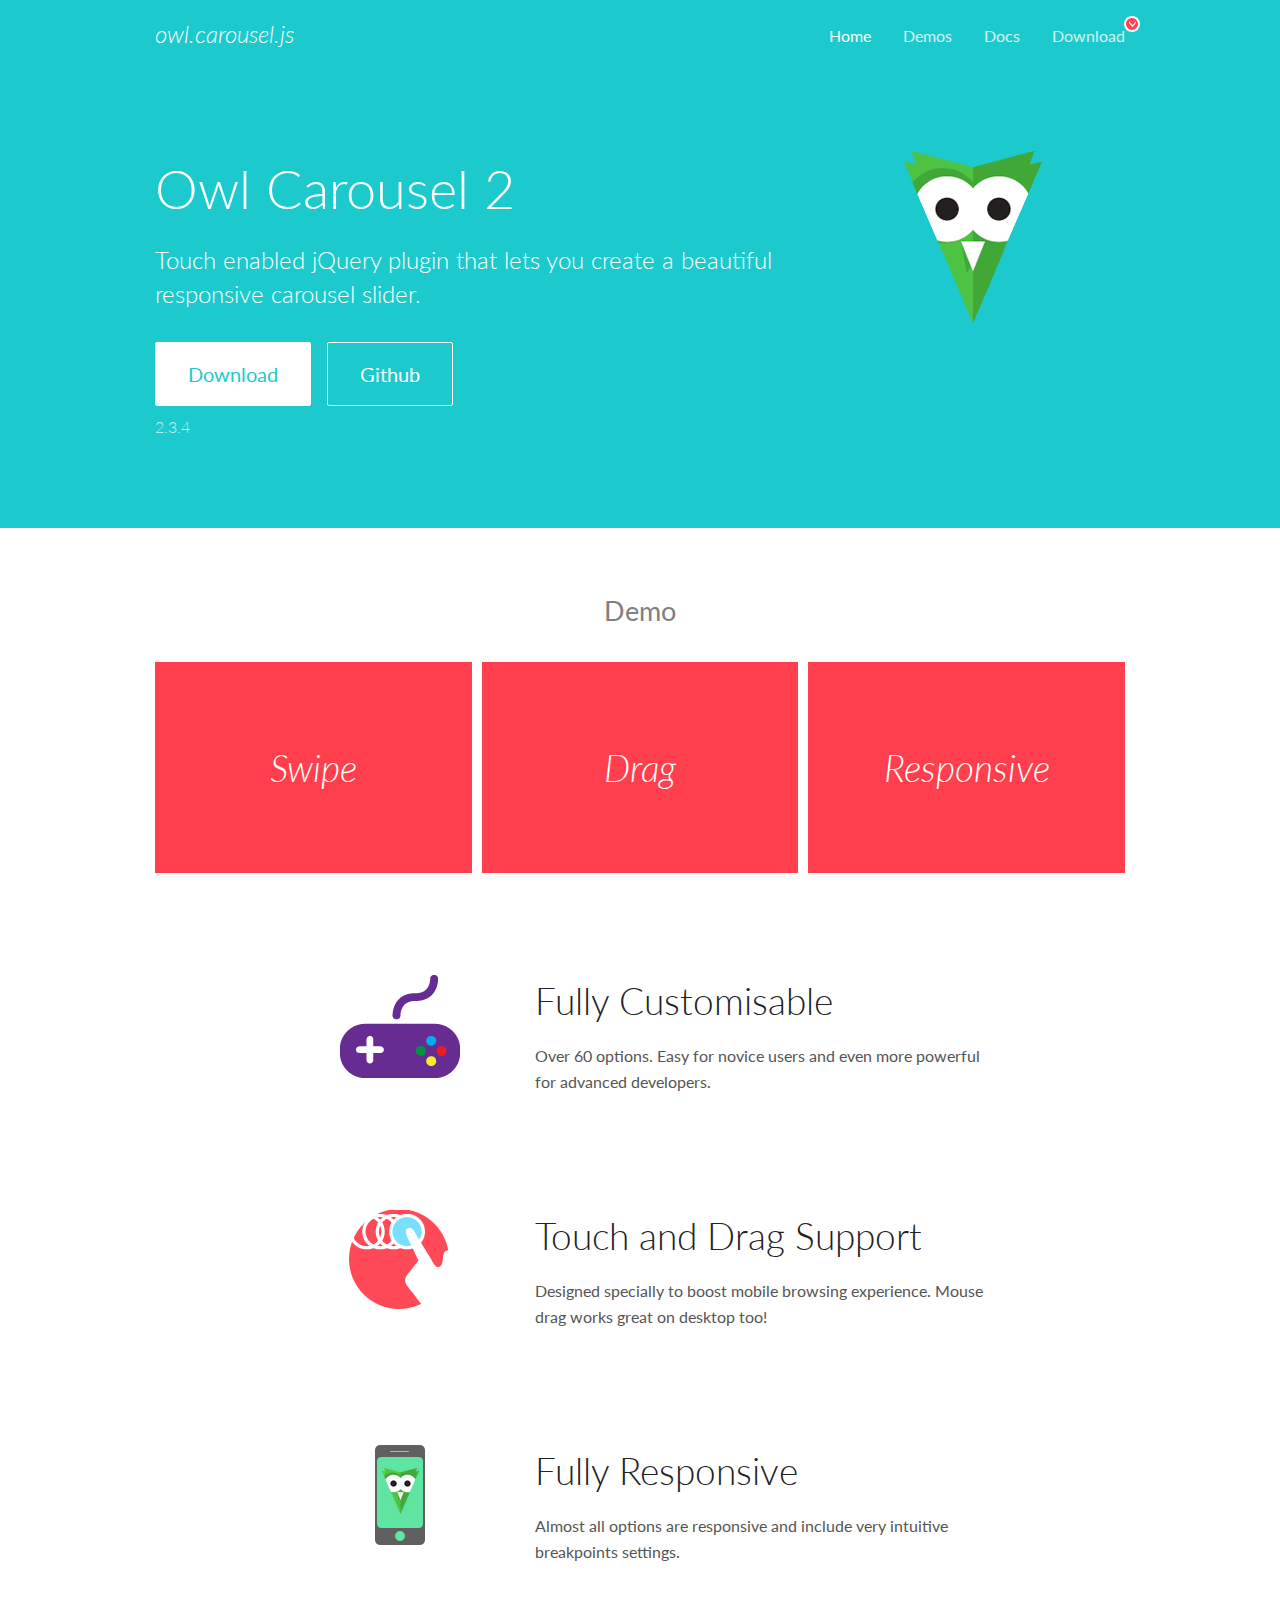
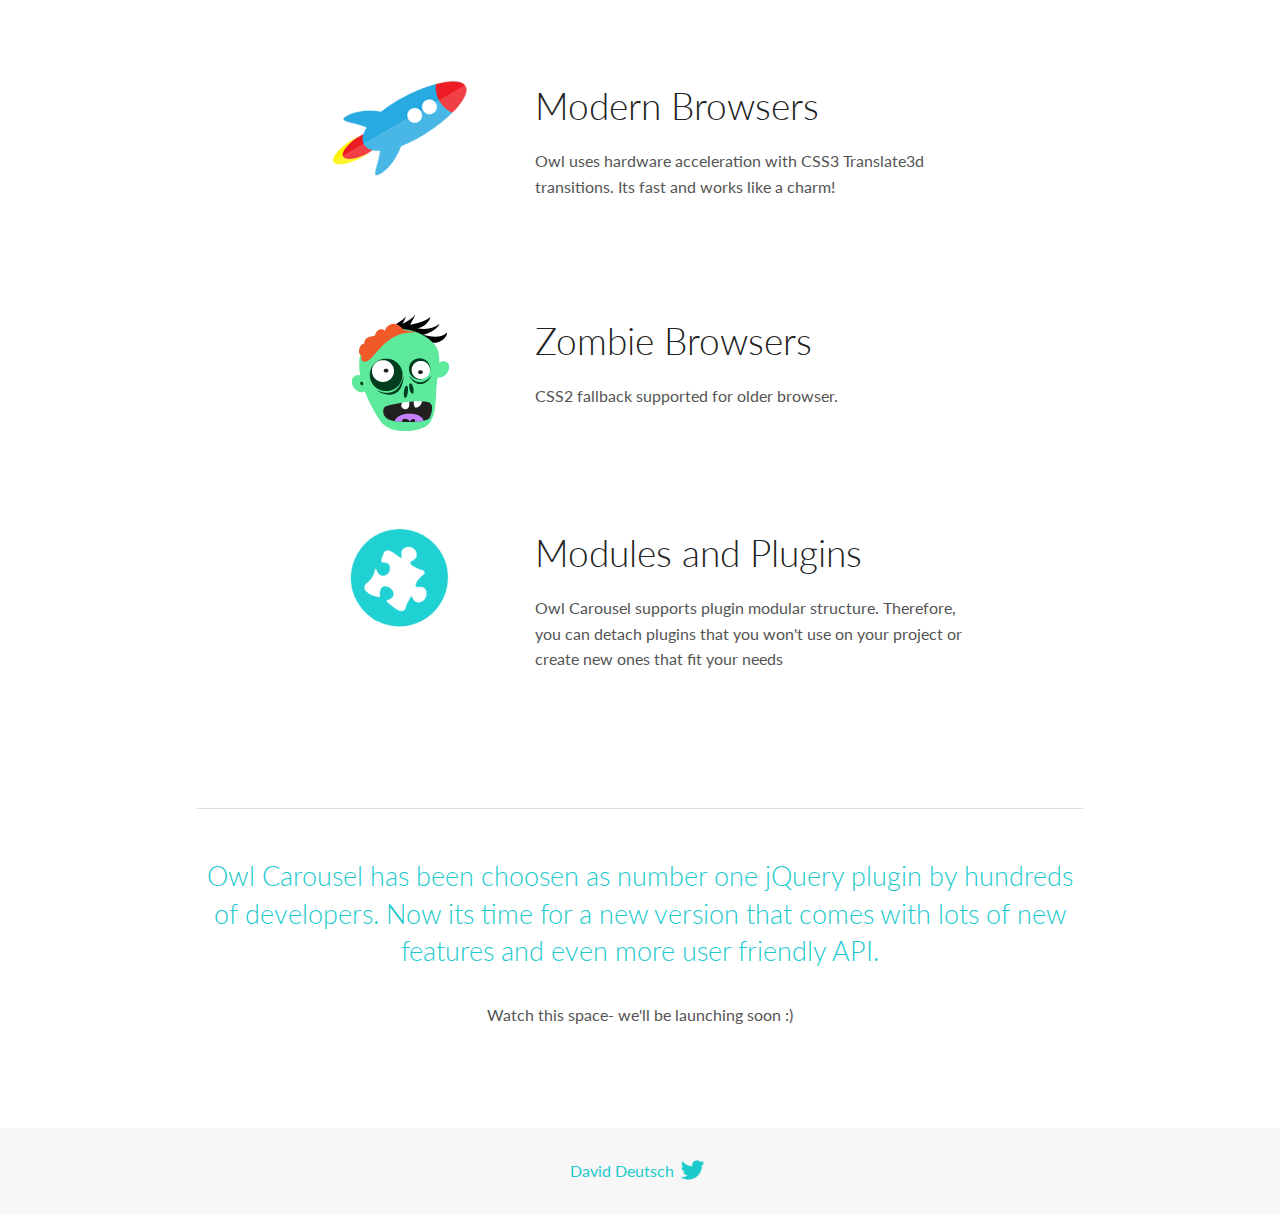
<file: staticfiles/js/OwlCarousel2/docs/index.html>
<!DOCTYPE html>
<html lang="en">
  <head>

    <!-- head -->
    <meta charset="utf-8">
    <meta name="msapplication-tap-highlight" content="no" />
    <meta name="viewport" content="width=device-width, initial-scale=1.0" />
    <meta name="description" content="Touch enabled jQuery plugin that lets you create beautiful responsive carousel slider.">
    <meta name="author" content="David Deutsch">
    <title>
      Home | Owl Carousel | 2.3.4
    </title>

    <!-- Stylesheets -->
    <link href='https://fonts.googleapis.com/css?family=Lato:300,400,700,400italic,300italic' rel='stylesheet' type='text/css'>
    <link rel="stylesheet" href="assets/css/docs.theme.min.css">

    <!-- Owl Stylesheets -->
    <link rel="stylesheet" href="assets/owlcarousel/assets/owl.carousel.min.css">
    <link rel="stylesheet" href="assets/owlcarousel/assets/owl.theme.default.min.css">

    <!-- HTML5 shim and Respond.js IE8 support of HTML5 elements and media queries -->

    <!--[if lt IE 9]>
      <script src="https://oss.maxcdn.com/libs/html5shiv/3.7.0/html5shiv.js"></script>
      <script src="https://oss.maxcdn.com/libs/respond.js/1.3.0/respond.min.js"></script>
    <![endif]-->

    <!-- Favicons -->
    <link rel="apple-touch-icon-precomposed" sizes="144x144" href="assets/ico/apple-touch-icon-144-precomposed.png">
    <link rel="shortcut icon" href="assets/ico/favicon.png">
    <link rel="shortcut icon" href="favicon.ico">

    <!-- Yeah i know js should not be in header. Its required for demos.-->

    <!-- javascript -->
    <script src="assets/vendors/jquery.min.js"></script>
    <script src="assets/owlcarousel/owl.carousel.js"></script>
  </head>
  <body>

    <!-- header -->
    <header class="header">
      <div class="row">
        <div class="large-12 columns">
          <div class="brand left">
            <h3>
              <a href="/OwlCarousel2/">owl.carousel.js</a> 
            </h3>
          </div>
          <a id="toggle-nav" class="right">
            <span></span> <span></span> <span></span> 
          </a> 
          <div class="nav-bar">
            <ul class="clearfix">
              <li class="active">
                <a href="/OwlCarousel2/index.html">Home</a> 
              </li>
              <li> <a href="/OwlCarousel2/demos/demos.html">Demos</a>  </li>
              <li> <a href="/OwlCarousel2/docs/started-welcome.html">Docs</a>  </li>
              <li>
                <a href="https://github.com/OwlCarousel2/OwlCarousel2/archive/2.3.4.zip">Download</a> 
                <span class="download"></span> 
              </li>
            </ul>
          </div>
        </div>
      </div>
    </header>

    <!-- home panel -->
    <section id="hero">
      <div class="row">
        <div class="large-8 medium-8 columns">
          <h1>Owl Carousel 2</h1>
          <h4>Touch enabled jQuery plugin that lets you create a beautiful responsive carousel slider.</h4>
          <a href="https://github.com/OwlCarousel2/OwlCarousel2/archive/2.3.4.zip" class="hero-button">Download</a> 
          <a href="https://github.com/OwlCarousel2/OwlCarousel2" class="hero-button outline">Github</a> 
          <p>2.3.4</p>
        </div>
        <div class="large-4 medium-4 columns">
          <img class="owl-logo" src="assets/img/owl-logo.png" alt="mr. Owl">
        </div>
      </div>
    </section>

    <!-- body -->
    <div class="home-demo">
      <div class="row">
        <div class="large-12 columns">
          <h3>Demo</h3>
          <div class="owl-carousel">
            <div class="item">
              <h2>Swipe</h2>
            </div>
            <div class="item">
              <h2>Drag</h2>
            </div>
            <div class="item">
              <h2>Responsive</h2>
            </div>
            <div class="item">
              <h2>CSS3</h2>
            </div>
            <div class="item">
              <h2>Fast</h2>
            </div>
            <div class="item">
              <h2>Easy</h2>
            </div>
            <div class="item">
              <h2>Free</h2>
            </div>
            <div class="item">
              <h2>Upgradable</h2>
            </div>
            <div class="item">
              <h2>Tons of options</h2>
            </div>
            <div class="item">
              <h2>Infinity</h2>
            </div>
            <div class="item">
              <h2>Auto Width</h2>
            </div>
          </div>
        </div>
      </div>
    </div>
    <script>
      var owl = $('.owl-carousel');
      owl.owlCarousel({
        margin: 10,
        loop: true,
        responsive: {
          0: {
            items: 1
          },
          600: {
            items: 2
          },
          1000: {
            items: 3
          }
        }
      })
    </script>

    <!-- features -->
    <div id="features">
      <div class="row">
        <div class="small-12 medium-9 small-centered columns">
          <section class="row feature">
            <div class="medium-4 small-12 columns">
              <img src="assets/img/feature-options.png" alt="">
            </div>
            <div class="medium-8 small-12 columns">
              <h2>Fully Customisable</h2>
              <p>Over 60 options. Easy for novice users and even more powerful for advanced developers.</p>
            </div>
          </section>
          <section class="row feature">
            <div class="medium-4 small-12 columns">
              <img src="assets/img/feature-drag.png" alt="">
            </div>
            <div class="medium-8 small-12 columns">
              <h2>Touch and Drag Support</h2>
              <p>Designed specially to boost mobile browsing experience. Mouse drag works great on desktop too!</p>
            </div>
          </section>
          <section class="row feature">
            <div class="medium-4 small-12 columns">
              <img src="assets/img/feature-responsive.png" alt="">
            </div>
            <div class="medium-8 small-12 columns">
              <h2>Fully Responsive</h2>
              <p>Almost all options are responsive and include very intuitive breakpoints settings.</p>
            </div>
          </section>
          <section class="row feature">
            <div class="medium-4 small-12 columns">
              <img src="assets/img/feature-modern.png" alt="">
            </div>
            <div class="medium-8 small-12 columns">
              <h2>Modern Browsers</h2>
              <p>Owl uses hardware acceleration with CSS3 Translate3d transitions. Its fast and works like a charm! </p>
            </div>
          </section>
          <section class="row feature">
            <div class="medium-4 small-12 columns">
              <img src="assets/img/feature-zombie.png" alt="">
            </div>
            <div class="medium-8 small-12 columns">
              <h2>Zombie Browsers</h2>
              <p>CSS2 fallback supported for older browser.</p>
            </div>
          </section>
          <section class="row feature">
            <div class="medium-4 small-12 columns">
              <img src="assets/img/feature-module.png" alt="">
            </div>
            <div class="medium-8 small-12 columns">
              <h2>Modules and Plugins</h2>
              <p>Owl Carousel supports plugin modular structure. Therefore, you can detach plugins that you won&#x27;t use on your project or create new ones that fit your needs</p>
            </div>
          </section>
        </div>
      </div>
    </div>

    <!-- footer -->
    <section id="teaser-text">
      <div class="row">
        <div class="small-12 medium-11 small-centered columns">
          <hr>
          <h3 id="owl-carousel-has-been-choosen-as-number-one-jquery-plugin-by-hundreds-of-developers-now-its-time-for-a-new-version-that-comes-with-lots-of-new-features-and-even-more-user-friendly-api-">Owl Carousel has been choosen as number one jQuery plugin by hundreds of developers. Now its time for a new version that comes with lots of new features and even more user friendly API.</h3>
          <p>Watch this space- we&#39;ll be launching soon :)</p>
        </div>
      </div>
    </section>

    <!-- footer -->
    <footer class="footer">
      <div class="row">
        <div class="large-12 columns">
          <h5>
            <a href="/OwlCarousel2/docs/support-contact.html">David Deutsch</a> 
            <a id="custom-tweet-button" href="https://twitter.com/share?url=https://github.com/OwlCarousel2/OwlCarousel2&text=Owl Carousel - This is so awesome! " target="_blank"></a> 
          </h5>
        </div>
      </div>
    </footer>

    <!-- vendors -->
    <script src="assets/vendors/highlight.js"></script>
    <script src="assets/js/app.js"></script>
  </body>
</html>
</file>
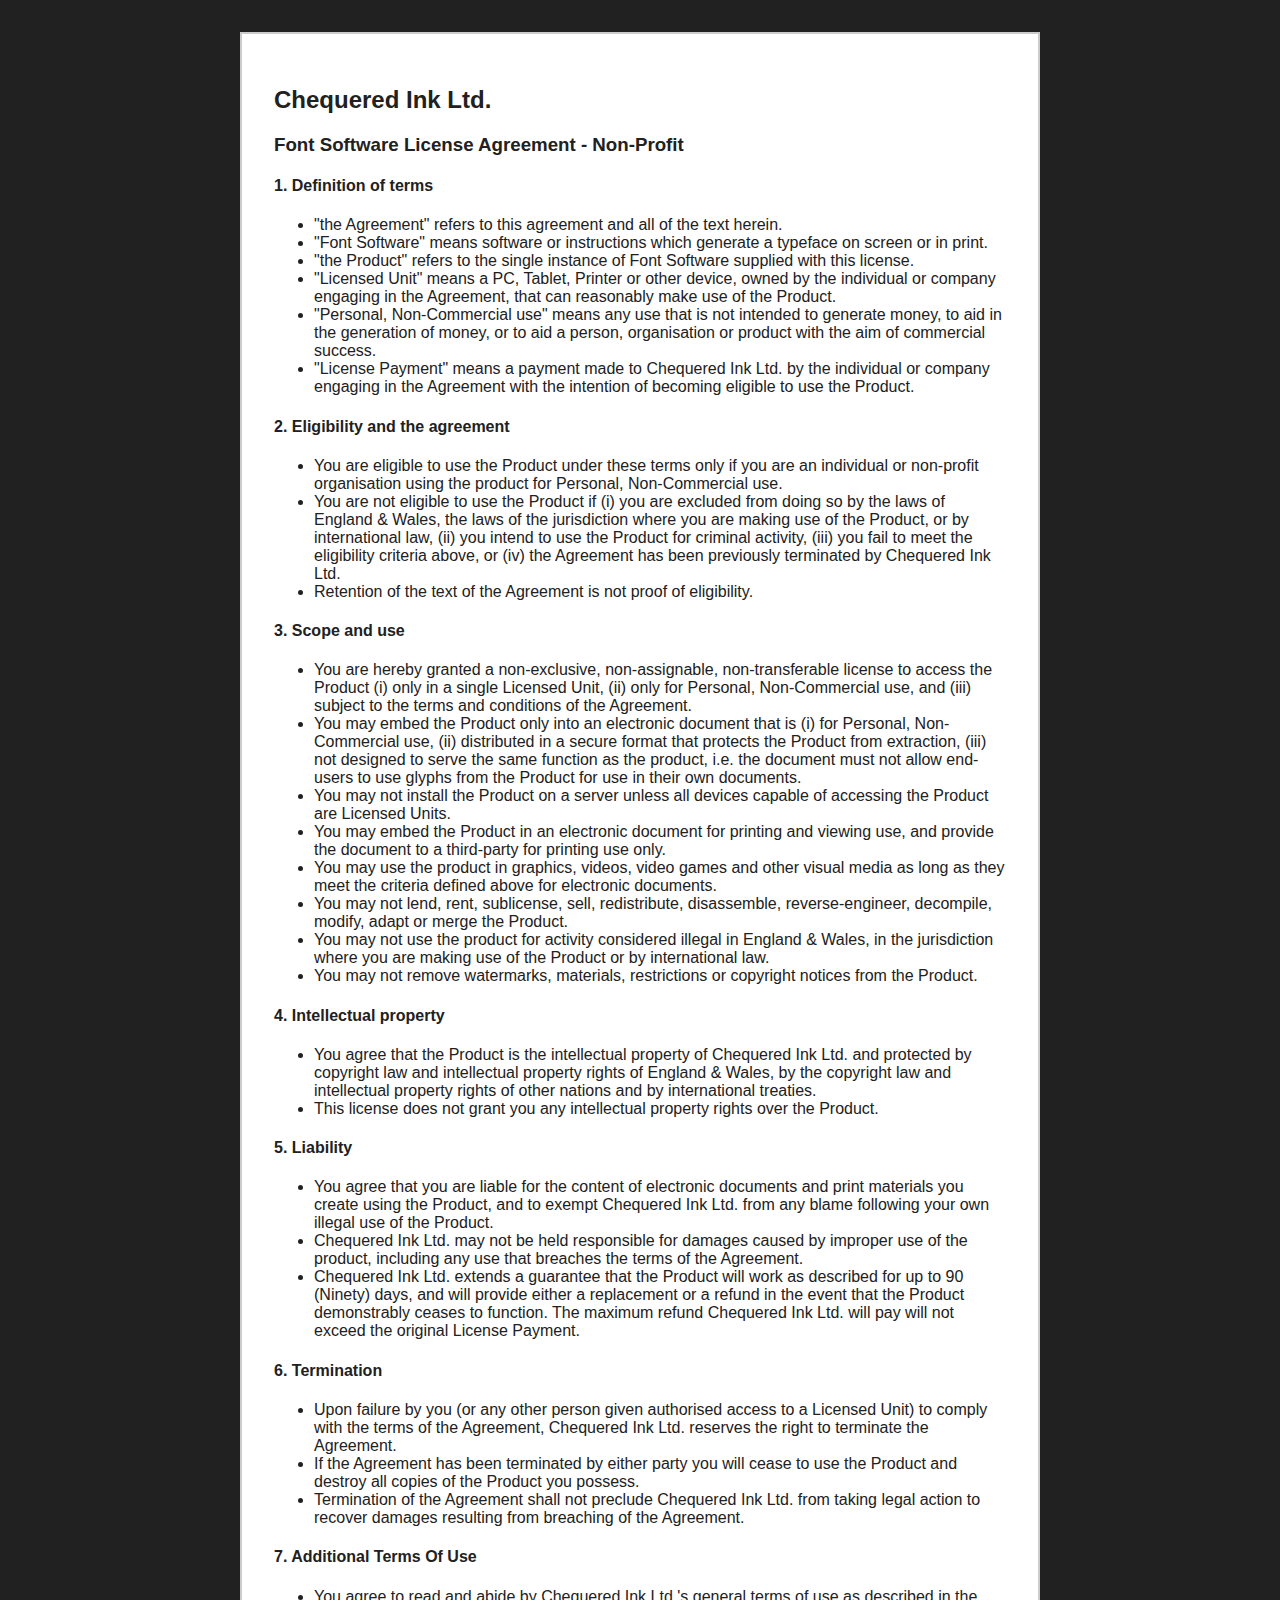
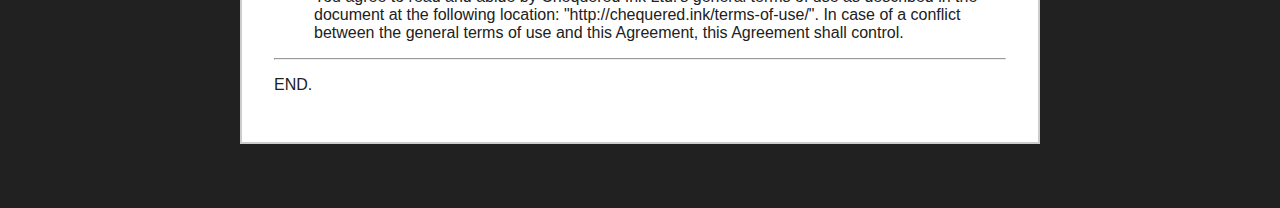
<file: staticfiles/fonts/Ancient-Modern-Tales/misc/FSLA_NonCommercial-04e2.html>
<!DOCTYPE html>
<html>
<head>
<title>Font Software License Agreement - Non-Commercial</title>
<style type="text/css">
body {
background-color:#212121;
}
.main_content {
background-color:#FFFFFF;
border:2px solid #CCCCCC;
color:#212121;
font-family:Helvetica,Verdana,Arial,sans-serif;
padding:32px;
margin-top:32px;
margin-left:auto;
margin-right:auto;
margin-bottom:64px;
width:800px;
max-width:100%;
box-sizing:border-box;
-moz-box-sizing:border-box;
-webkit-box-sizing:border-box;
}
</style>
</head>
<body>
<div class="main_content">
<h2 class="c2" id="h.t000p8tk6rsx"><span class="c9">Chequered Ink Ltd.</span></h2><h3 class="c20" id="h.a1tg4vqffobk"><span class="c1">Font Software License Agreement - Non-Profit</span></h3><p class="c5 c17"><span class="c1"></span></p><h4 class="c13" id="h.ys1ekgtmq1zj"><span class="c7 c14">1. Definition of terms</span></h4><ul class="c10 lst-kix_wasslddc7hxs-0 start"><li class="c4"><span class="c3">&quot;the Agreement&quot; refers to this agreement and all of the text herein.</span></li><li class="c4"><span class="c3">&quot;Font Software&quot; means software or instructions which generate a typeface on screen or in print.</span></li><li class="c4"><span class="c3">&quot;the Product&quot; refers to the single instance of Font Software supplied with this license.</span></li><li class="c4"><span class="c3">&quot;Licensed Unit&quot; means a PC, Tablet, Printer or other device, owned by the individual or company engaging in the Agreement, that can reasonably make use of the Product.</span></li><li class="c4"><span class="c3">&quot;Personal, Non-Commercial use&quot; means any use that is not intended to generate money, to aid in the generation of money, or to aid a person, organisation or product with the aim of commercial success.</span></li><li class="c4"><span class="c3">&quot;License Payment&quot; means a payment made to Chequered Ink Ltd. by the individual or company engaging in the Agreement with the intention of becoming eligible to use the Product.</span></li></ul><h4 class="c13" id="h.qrfd7ja48ibv"><span class="c7 c14">2. Eligibility and the agreement</span></h4><ul class="c10 lst-kix_yxnubbanjuqc-0 start"><li class="c4"><span class="c3">You are eligible to use the Product under these terms only if you are an individual or non-profit organisation using the product for Personal, Non-Commercial use.</span></li><li class="c4"><span class="c3">You are not eligible to use the Product if (i) you are excluded from doing so by the laws of England &amp; Wales, the laws of the jurisdiction where you are making use of the Product, or by international law, (ii) you intend to use the Product for criminal activity, (iii) you fail to meet the eligibility criteria above, or (iv) the Agreement has been previously terminated by Chequered Ink Ltd.</span></li><li class="c4"><span class="c3">Retention of the text of the Agreement is not proof of eligibility.</span></li></ul><h4 class="c13" id="h.hi9i2icx8jhr"><span class="c7 c14">3. Scope and use</span></h4><ul class="c10 lst-kix_6sli0pwueg6x-0 start"><li class="c4"><span class="c3">You are hereby granted a non-exclusive, non-assignable, non-transferable license to access the Product (i) only in a single Licensed Unit, (ii) only for Personal, Non-Commercial use, and (iii) subject to the terms and conditions of the Agreement.</span></li><li class="c4"><span class="c3">You may embed the Product only into an electronic document that is (i) for Personal, Non-Commercial use, (ii) distributed in a secure format that protects the Product from extraction, (iii) not designed to serve the same function as the product, i.e. the document must not allow end-users to use glyphs from the Product for use in their own documents.</span></li><li class="c4"><span class="c3">You may not install the Product on a server unless all devices capable of accessing the Product are Licensed Units.</span></li><li class="c4"><span class="c3">You may embed the Product in an electronic document for printing and viewing use, and provide the document to a third-party for printing use only.</span></li><li class="c4"><span class="c3">You may use the product in graphics, videos, video games and other visual media as long as they meet the criteria defined above for electronic documents.</span></li><li class="c4"><span class="c3">You may not lend, rent, sublicense, sell, redistribute, disassemble, reverse-engineer, decompile, modify, adapt or merge the Product.</span></li><li class="c4"><span class="c3">You may not use the product for activity considered illegal in England &amp; Wales, in the jurisdiction where you are making use of the Product or by international law.</span></li><li class="c4"><span class="c3">You may not remove watermarks, materials, restrictions or copyright notices from the Product.</span></li></ul><h4 class="c13" id="h.sgkoviavarnu"><span class="c7 c14">4. Intellectual property</span></h4><ul class="c10 lst-kix_g67b0pwc4toq-0 start"><li class="c4"><span class="c3">You agree that the Product is the intellectual property of Chequered Ink Ltd. and protected by copyright law and intellectual property rights of England &amp; Wales, by the copyright law and intellectual property rights of other nations and by international treaties.</span></li><li class="c4"><span class="c3">This license does not grant you any intellectual property rights over the Product.</span></li></ul><h4 class="c13" id="h.rzggirh182g5"><span class="c7 c14">5. Liability</span></h4><ul class="c10 lst-kix_j3qofc4yuv71-0 start"><li class="c4"><span class="c3">You agree that you are liable for the content of electronic documents and print materials you create using the Product, and to exempt Chequered Ink Ltd. from any blame following your own illegal use of the Product.</span></li><li class="c4"><span class="c3">Chequered Ink Ltd. may not be held responsible for damages caused by improper use of the product, including any use that breaches the terms of the Agreement.</span></li><li class="c4"><span class="c3">Chequered Ink Ltd. extends a guarantee that the Product will work as described for up to 90 (Ninety) days, and will provide either a replacement or a refund in the event that the Product demonstrably ceases to function. The maximum refund Chequered Ink Ltd. will pay will not exceed the original License Payment.</span></li></ul><h4 class="c13" id="h.hv79dvgr5k06"><span class="c7 c14">6. Termination</span></h4><ul class="c10 lst-kix_afelvycmgyc7-0 start"><li class="c4"><span class="c3">Upon failure by you (or any other person given authorised access to a Licensed Unit) to comply with the terms of the Agreement, Chequered Ink Ltd. reserves the right to terminate the Agreement.</span></li><li class="c4"><span class="c3">If the Agreement has been terminated by either party you will cease to use the Product and destroy all copies of the Product you possess.</span></li><li class="c4"><span class="c3">Termination of the Agreement shall not preclude Chequered Ink Ltd. from taking legal action to recover damages resulting from breaching of the Agreement.</span></li></ul><h4 class="c13" id="h.fbouz9ebikh1"><span class="c7 c14">7. Additional Terms Of Use</span></h4><ul class="c10 lst-kix_bhlo8obkt3wd-0 start"><li class="c4"><span class="c3">You agree to read and abide by Chequered Ink Ltd.&#39;s general terms of use as described in the document at the following location: &quot;http://chequered.ink/terms-of-use/&quot;. In case of a conflict between the general terms of use and this Agreement, this Agreement shall control.</span></li></ul><hr><p class="c5 c17"><span class="c3"></span></p><p class="c5"><span class="c3">END.</span></p>
</div>
</body>
</html>
</file>
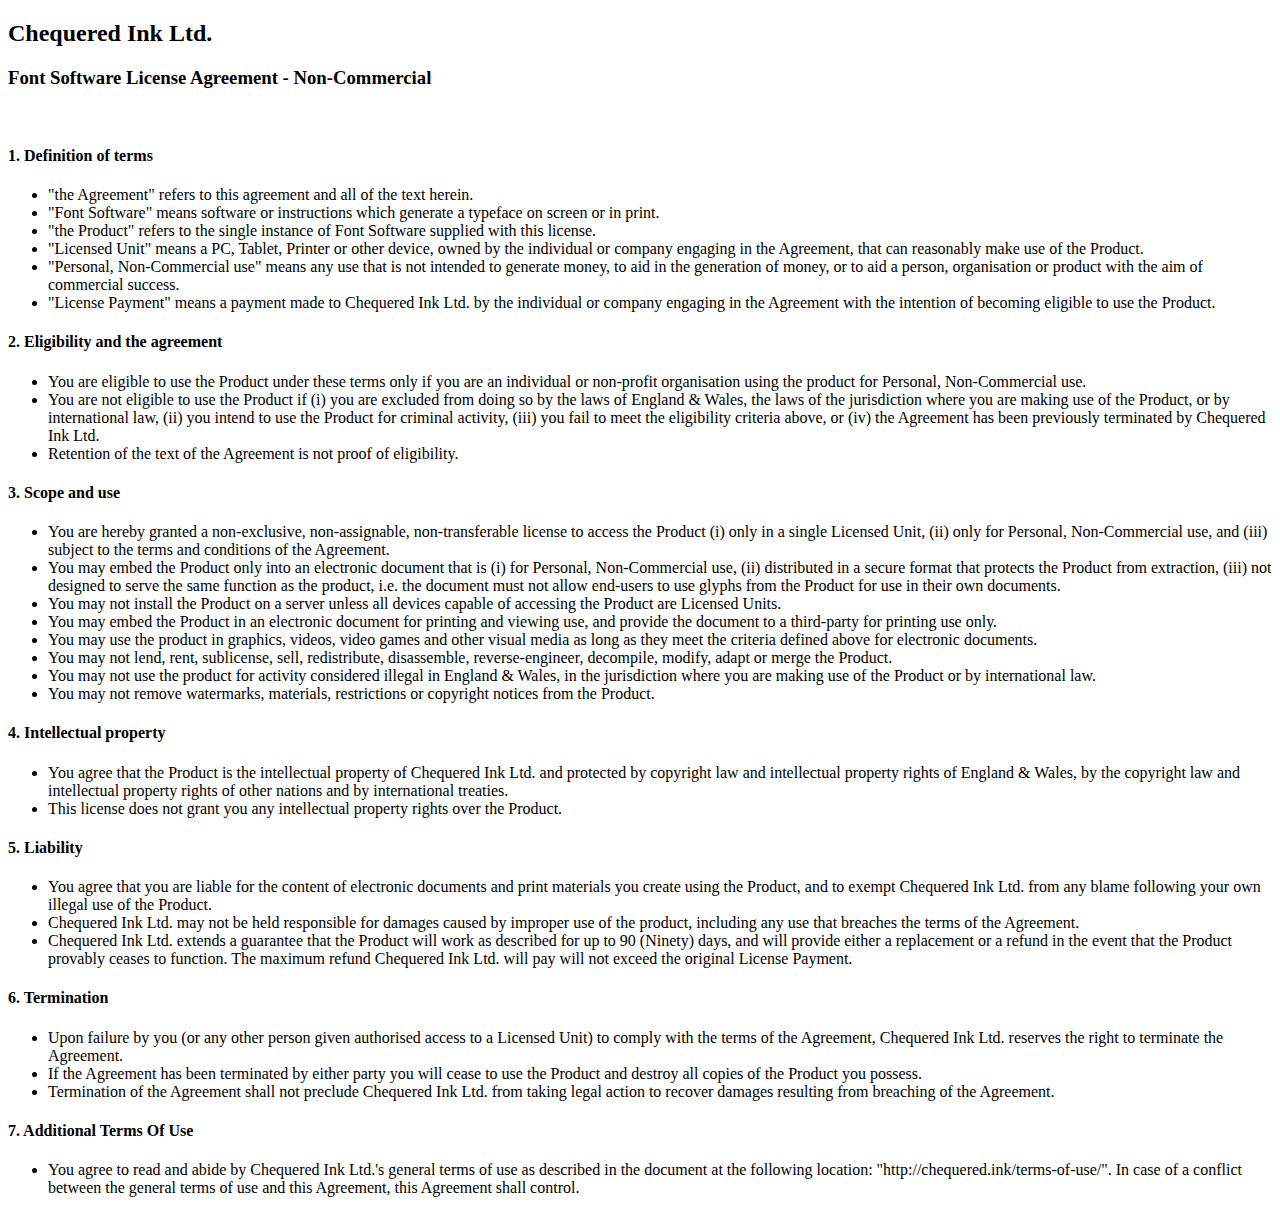
<file: staticfiles/fonts/Eight-Bit-Dragon/misc/FSLA_NonCommercial_License-4726.html>
<!DOCTYPE html>
<html>
<head>
<title>Font Software License Agreement - Non-Commercial</title>
</head>
<body>
<h2>Chequered Ink Ltd.</h2>
<h3>Font Software License Agreement - Non-Commercial</h3><br/>
<h4>1. Definition of terms</h4>
<ul>
<li>"the Agreement" refers to this agreement and all of the text herein.</li>
<li>"Font Software" means software or instructions which generate a typeface on screen or in print.</li>
<li>"the Product" refers to the single instance of Font Software supplied with this license.</li>
<li>"Licensed Unit" means a PC, Tablet, Printer or other device, owned by the individual or company engaging in the Agreement, that can reasonably make use of the Product.</li>
<li>"Personal, Non-Commercial use" means any use that is not intended to generate money, to aid in the generation of money, or to aid a person, organisation or product with the aim of commercial success.</li>
<li>"License Payment" means a payment made to Chequered Ink Ltd. by the individual or company engaging in the Agreement with the intention of becoming eligible to use the Product.</li>
</ul>

<h4>2. Eligibility and the agreement</h4>
<ul>
<li>You are eligible to use the Product under these terms only if you are an individual or non-profit organisation using the product for Personal, Non-Commercial use.</li>
<li>You are not eligible to use the Product if (i) you are excluded from doing so by the laws of England & Wales, the laws of the jurisdiction where you are making use of the Product, or by international law, (ii) you intend to use the Product for criminal activity, (iii) you fail to meet the eligibility criteria above, or (iv) the Agreement has been previously terminated by Chequered Ink Ltd.</li>
<li>Retention of the text of the Agreement is not proof of eligibility.</li>
</ul>

<h4>3. Scope and use</h4>
<ul>
<li>You are hereby granted a non-exclusive, non-assignable, non-transferable license to access the Product (i) only in a single Licensed Unit, (ii) only for Personal, Non-Commercial use, and (iii) subject to the terms and conditions of the Agreement.</li>
<li>You may embed the Product only into an electronic document that is (i) for Personal, Non-Commercial use, (ii) distributed in a secure format that protects the Product from extraction, (iii) not designed to serve the same function as the product, i.e. the document must not allow end-users to use glyphs from the Product for use in their own documents.</li>
<li>You may not install the Product on a server unless all devices capable of accessing the Product are Licensed Units.</li>
<li>You may embed the Product in an electronic document for printing and viewing use, and provide the document to a third-party for printing use only.</li>
<li>You may use the product in graphics, videos, video games and other visual media as long as they meet the criteria defined above for electronic documents.</li>
<li>You may not lend, rent, sublicense, sell, redistribute, disassemble, reverse-engineer, decompile, modify, adapt or merge the Product.</li>
<li>You may not use the product for activity considered illegal in England & Wales, in the jurisdiction where you are making use of the Product or by international law.</li>
<li>You may not remove watermarks, materials, restrictions or copyright notices from the Product.</li>
</ul>

<h4>4. Intellectual property</h4>
<ul>
<li>You agree that the Product is the intellectual property of Chequered Ink Ltd. and protected by copyright law and intellectual property rights of England & Wales, by the copyright law and intellectual property rights of other nations and by international treaties.</li>
<li>This license does not grant you any intellectual property rights over the Product.</li>
</ul>

<h4>5. Liability</h4>
<ul>
<li>You agree that you are liable for the content of electronic documents and print materials you create using the Product, and to exempt Chequered Ink Ltd. from any blame following your own illegal use of the Product.</li>
<li>Chequered Ink Ltd. may not be held responsible for damages caused by improper use of the product, including any use that breaches the terms of the Agreement.</li>
<li>Chequered Ink Ltd. extends a guarantee that the Product will work as described for up to 90 (Ninety) days, and will provide either a replacement or a refund in the event that the Product provably ceases to function. The maximum refund Chequered Ink Ltd. will pay will not exceed the original License Payment.</li>
</ul>

<h4>6. Termination</h4>
<ul>
<li>Upon failure by you (or any other person given authorised access to a Licensed Unit) to comply with the terms of the Agreement, Chequered Ink Ltd. reserves the right to terminate the Agreement.</li>
<li>If the Agreement has been terminated by either party you will cease to use the Product and destroy all copies of the Product you possess.</li>
<li>Termination of the Agreement shall not preclude Chequered Ink Ltd. from taking legal action to recover damages resulting from breaching of the Agreement.</li>
</ul>

<h4>7. Additional Terms Of Use</h4>
<ul>
<li>You agree to read and abide by Chequered Ink Ltd.'s general terms of use as described in the document at the following location: "http://chequered.ink/terms-of-use/". In case of a conflict between the general terms of use and this Agreement, this Agreement shall control.</li>
</ul>
</body>
</html>
</file>
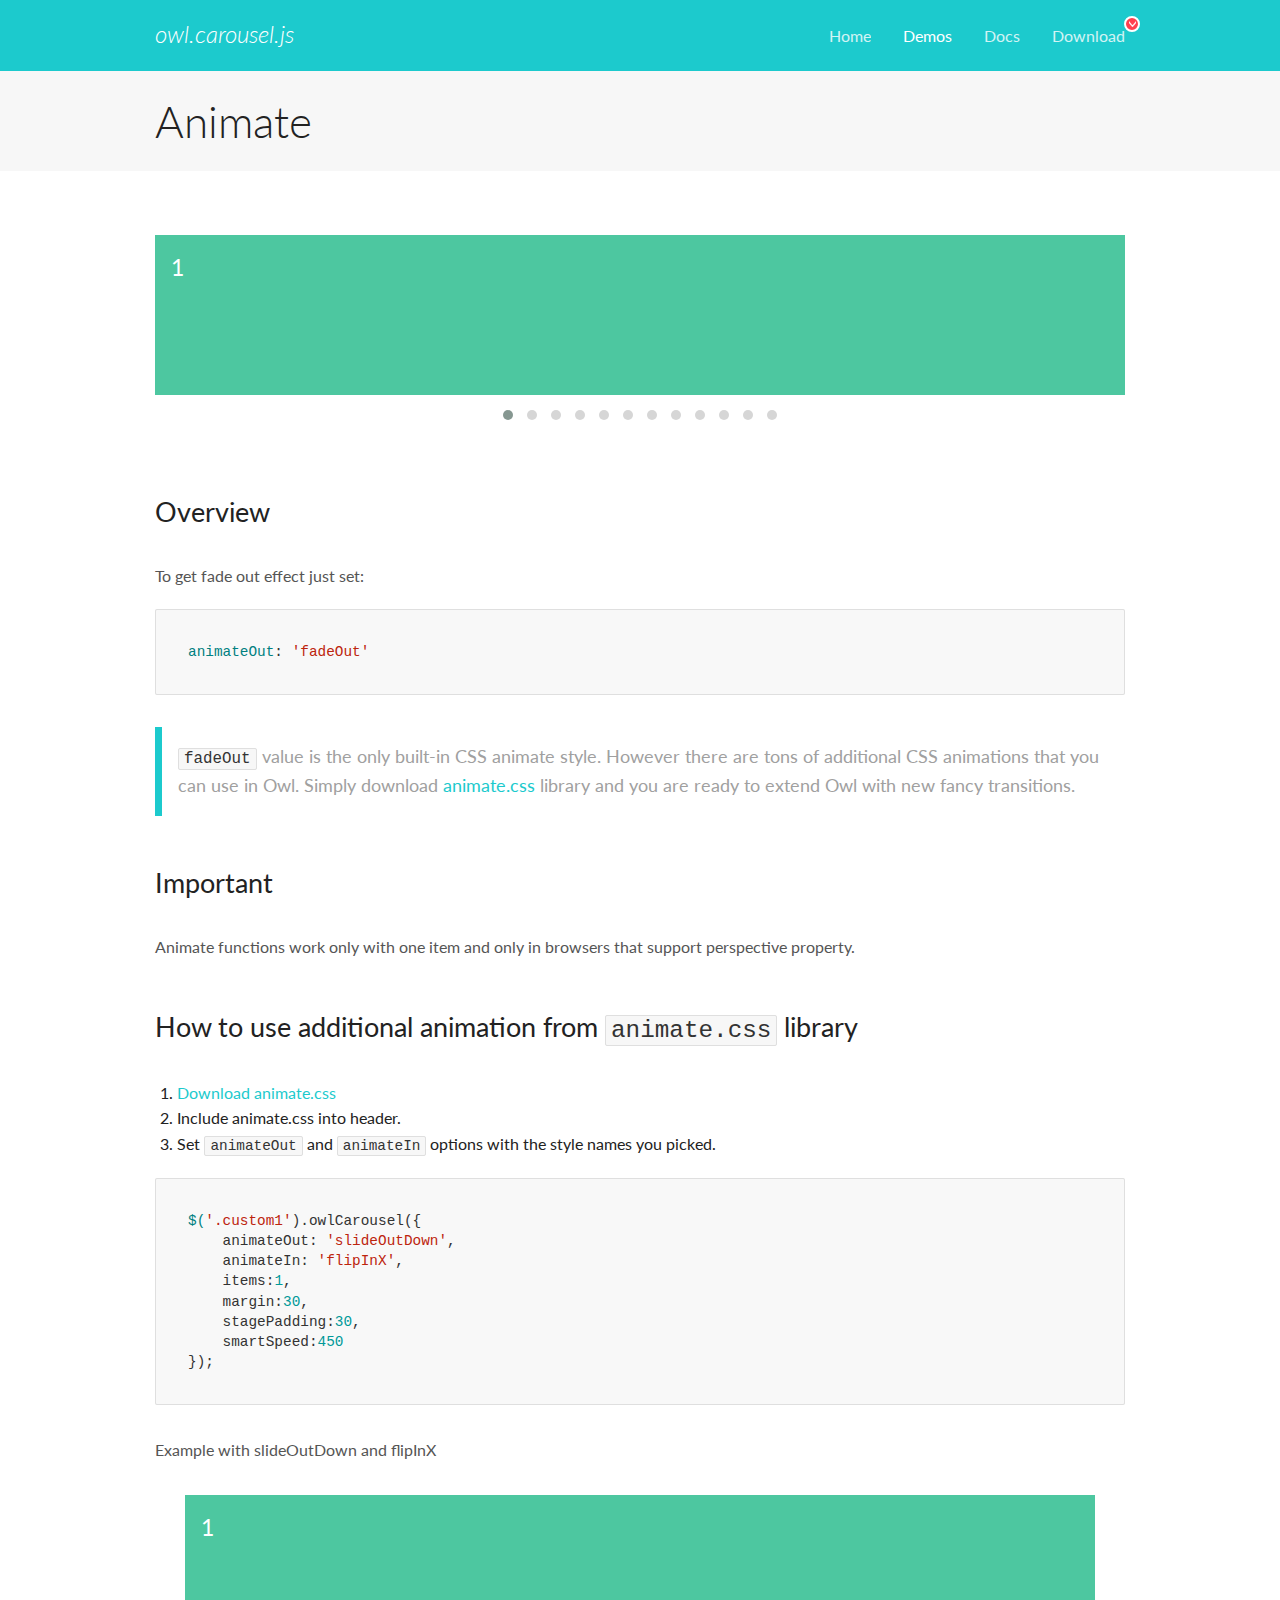
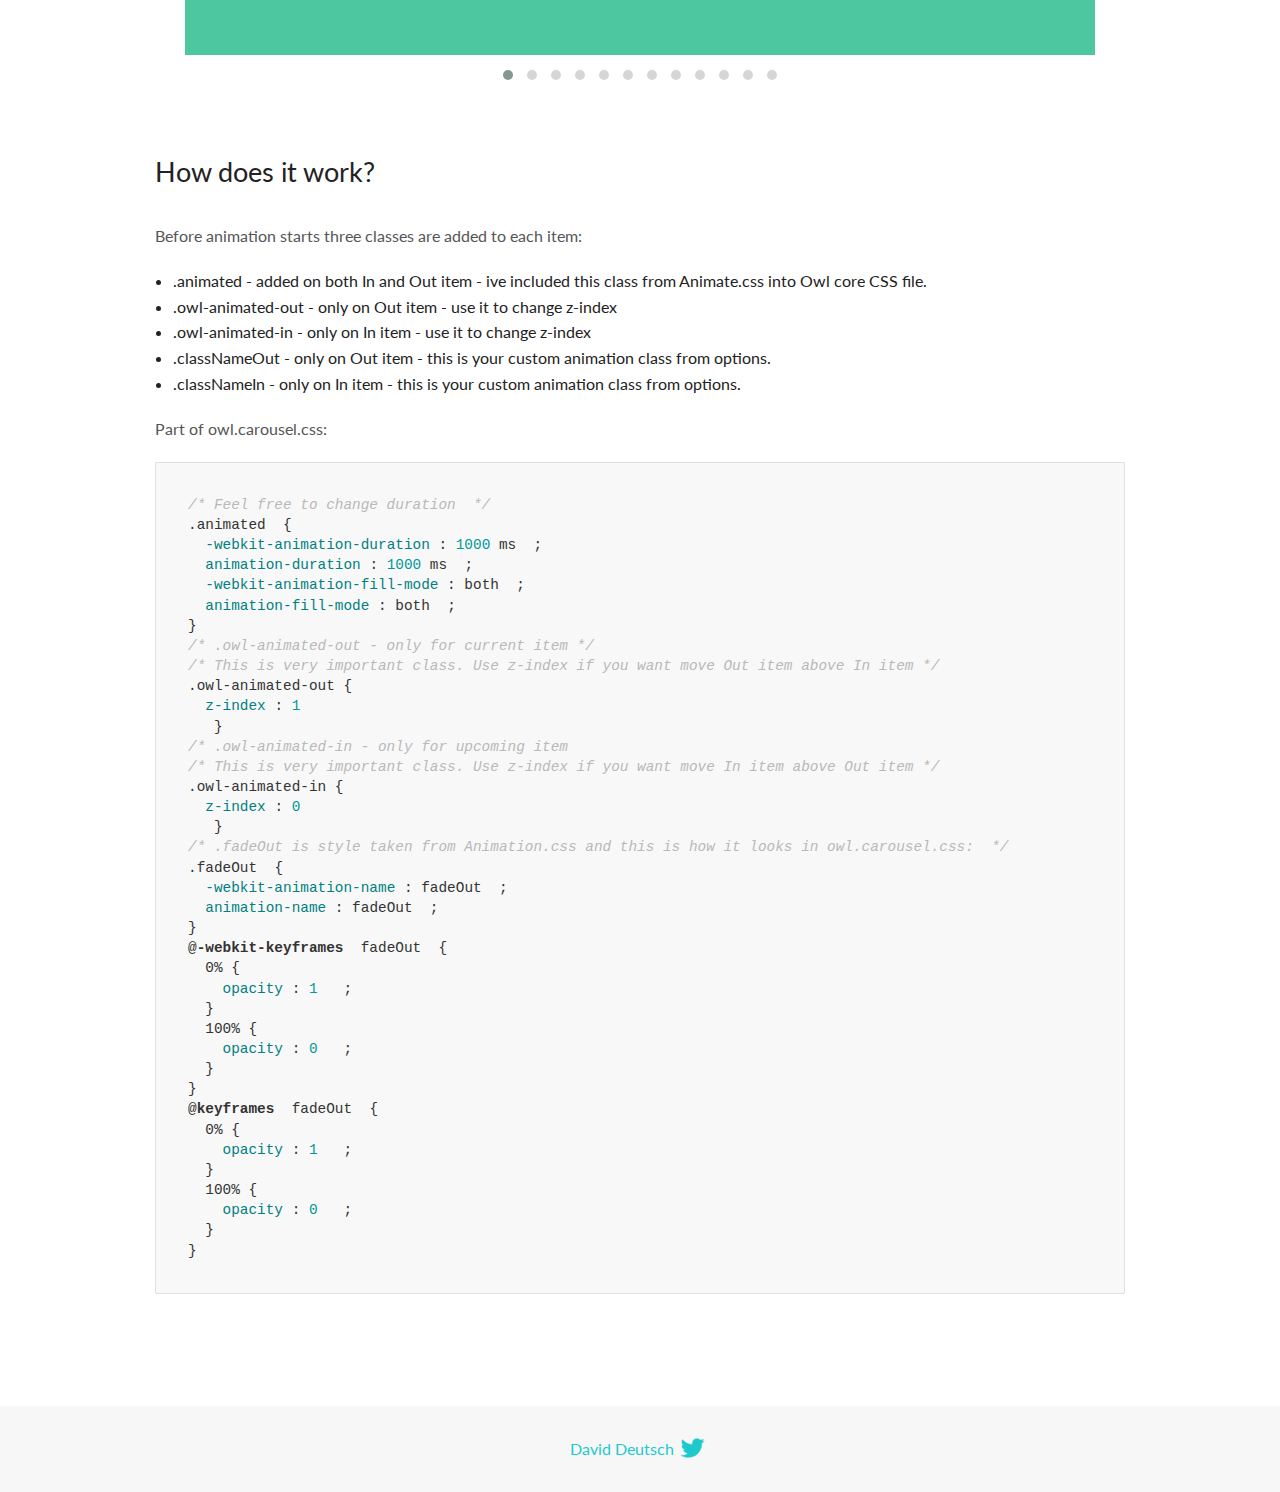
<file: staticfiles/js/OwlCarousel2/docs/demos/animate.html>
<!DOCTYPE html>
<html lang="en">
  <head>

    <!-- head -->
    <meta charset="utf-8">
    <meta name="msapplication-tap-highlight" content="no" />
    <meta name="viewport" content="width=device-width, initial-scale=1.0" />
    <meta name="description" content="Animate carousel">
    <meta name="author" content="David Deutsch">
    <title>
      Animate Demo | Owl Carousel | 2.3.4
    </title>

    <!-- Stylesheets -->
    <link href='https://fonts.googleapis.com/css?family=Lato:300,400,700,400italic,300italic' rel='stylesheet' type='text/css'>
    <link rel="stylesheet" href="../assets/css/docs.theme.min.css">

    <!-- Owl Stylesheets -->
    <link rel="stylesheet" href="../assets/owlcarousel/assets/owl.carousel.min.css">
    <link rel="stylesheet" href="../assets/owlcarousel/assets/owl.theme.default.min.css">

    <!-- HTML5 shim and Respond.js IE8 support of HTML5 elements and media queries -->

    <!--[if lt IE 9]>
      <script src="https://oss.maxcdn.com/libs/html5shiv/3.7.0/html5shiv.js"></script>
      <script src="https://oss.maxcdn.com/libs/respond.js/1.3.0/respond.min.js"></script>
    <![endif]-->

    <!-- Favicons -->
    <link rel="apple-touch-icon-precomposed" sizes="144x144" href="../assets/ico/apple-touch-icon-144-precomposed.png">
    <link rel="shortcut icon" href="../assets/ico/favicon.png">
    <link rel="shortcut icon" href="favicon.ico">

    <!-- Yeah i know js should not be in header. Its required for demos.-->

    <!-- javascript -->
    <script src="../assets/vendors/jquery.min.js"></script>
    <script src="../assets/owlcarousel/owl.carousel.js"></script>
  </head>
  <body>

    <!-- header -->
    <header class="header">
      <div class="row">
        <div class="large-12 columns">
          <div class="brand left">
            <h3>
              <a href="/OwlCarousel2/">owl.carousel.js</a> 
            </h3>
          </div>
          <a id="toggle-nav" class="right">
            <span></span> <span></span> <span></span> 
          </a> 
          <div class="nav-bar">
            <ul class="clearfix">
              <li> <a href="/OwlCarousel2/index.html">Home</a>  </li>
              <li class="active">
                <a href="/OwlCarousel2/demos/demos.html">Demos</a> 
              </li>
              <li> <a href="/OwlCarousel2/docs/started-welcome.html">Docs</a>  </li>
              <li>
                <a href="https://github.com/OwlCarousel2/OwlCarousel2/archive/2.3.4.zip">Download</a> 
                <span class="download"></span> 
              </li>
            </ul>
          </div>
        </div>
      </div>
    </header>

    <!-- title -->
    <section class="title">
      <div class="row">
        <div class="large-12 columns">
          <h1>Animate</h1>
        </div>
      </div>
    </section>

    <!--  Demos -->
    <section id="demos">
      <div class="row">
        <div class="large-12 columns">
          <div class="fadeOut owl-carousel owl-theme">
            <div class="item">
              <h4>1</h4>
            </div>
            <div class="item">
              <h4>2</h4>
            </div>
            <div class="item">
              <h4>3</h4>
            </div>
            <div class="item">
              <h4>4</h4>
            </div>
            <div class="item">
              <h4>5</h4>
            </div>
            <div class="item">
              <h4>6</h4>
            </div>
            <div class="item">
              <h4>7</h4>
            </div>
            <div class="item">
              <h4>8</h4>
            </div>
            <div class="item">
              <h4>9</h4>
            </div>
            <div class="item">
              <h4>10</h4>
            </div>
            <div class="item">
              <h4>11</h4>
            </div>
            <div class="item">
              <h4>12</h4>
            </div>
          </div>
          <h3 id="overview">Overview</h3>
          <p>To get fade out effect just set:</p>
          <pre><code>animateOut: &#39;fadeOut&#39;</code></pre>
          <blockquote>
            <p><code>fadeOut</code> value is the only built-in CSS animate style. However there are tons of additional CSS animations that you can use in Owl. Simply download
              <a href="https://daneden.github.io/animate.css/">animate.css</a>  library and you are ready to extend Owl with new fancy transitions.</p>
          </blockquote>
          <h3 id="important">Important</h3>
          <p>Animate functions work only with one item and only in browsers that support perspective property.</p>
          <h3 id="how-to-use-additional-animation-from-animate-css-library">How to use additional animation from <code>animate.css</code> library</h3>
          <ol>
            <li> <a href="https://daneden.github.io/animate.css/">Download animate.css</a>  </li>
            <li>Include animate.css into header.</li>
            <li>Set <code>animateOut</code> and <code>animateIn</code> options with the style names you picked.</li>
          </ol>
          <pre><code>$(&#39;.custom1&#39;).owlCarousel({
    animateOut: &#39;slideOutDown&#39;,
    animateIn: &#39;flipInX&#39;,
    items:1,
    margin:30,
    stagePadding:30,
    smartSpeed:450
});</code></pre>
          <p>Example with slideOutDown and flipInX</p>
          <div class="custom1 owl-carousel owl-theme">
            <div class="item">
              <h4>1</h4>
            </div>
            <div class="item">
              <h4>2</h4>
            </div>
            <div class="item">
              <h4>3</h4>
            </div>
            <div class="item">
              <h4>4</h4>
            </div>
            <div class="item">
              <h4>5</h4>
            </div>
            <div class="item">
              <h4>6</h4>
            </div>
            <div class="item">
              <h4>7</h4>
            </div>
            <div class="item">
              <h4>8</h4>
            </div>
            <div class="item">
              <h4>9</h4>
            </div>
            <div class="item">
              <h4>10</h4>
            </div>
            <div class="item">
              <h4>11</h4>
            </div>
            <div class="item">
              <h4>12</h4>
            </div>
          </div>
          <h3 id="how-does-it-work-">How does it work?</h3>
          <p>Before animation starts three classes are added to each item:</p>
          <ul>
            <li>.animated - added on both In and Out item - ive included this class from Animate.css into Owl core CSS file.</li>
            <li>.owl-animated-out - only on Out item - use it to change z-index</li>
            <li>.owl-animated-in - only on In item - use it to change z-index</li>
            <li>.classNameOut - only on Out item - this is your custom animation class from options.</li>
            <li>.classNameIn - only on In item - this is your custom animation class from options.</li>
          </ul>
          <p>Part of owl.carousel.css:</p>
          <pre><code class="language-css"><span class="comment">/* Feel free to change duration  */</span> 
<span class="class">.animated</span>  <span class="rules">{
  <span class="rule"><span class="attribute">-webkit-animation-duration</span> :<span class="value"> <span class="number">1000</span> ms</span> </span> ;
  <span class="rule"><span class="attribute">animation-duration</span> :<span class="value"> <span class="number">1000</span> ms</span> </span> ;
  <span class="rule"><span class="attribute">-webkit-animation-fill-mode</span> :<span class="value"> both</span> </span> ;
  <span class="rule"><span class="attribute">animation-fill-mode</span> :<span class="value"> both</span> </span> ;
<span class="rule">}</span> </span> 
<span class="comment">/* .owl-animated-out - only for current item */</span> 
<span class="comment">/* This is very important class. Use z-index if you want move Out item above In item */</span> 
<span class="class">.owl-animated-out</span> <span class="rules">{
  <span class="rule"><span class="attribute">z-index</span> :<span class="value"> <span class="number">1</span> 
</span> </span> </span> }
<span class="comment">/* .owl-animated-in - only for upcoming item
/* This is very important class. Use z-index if you want move In item above Out item */</span> 
<span class="class">.owl-animated-in</span> <span class="rules">{
  <span class="rule"><span class="attribute">z-index</span> :<span class="value"> <span class="number">0</span> 
</span> </span> </span> }
<span class="comment">/* .fadeOut is style taken from Animation.css and this is how it looks in owl.carousel.css:  */</span> 
<span class="class">.fadeOut</span>  <span class="rules">{
  <span class="rule"><span class="attribute">-webkit-animation-name</span> :<span class="value"> fadeOut</span> </span> ;
  <span class="rule"><span class="attribute">animation-name</span> :<span class="value"> fadeOut</span> </span> ;
<span class="rule">}</span> </span> 
<span class="at_rule">@<span class="keyword">-webkit-keyframes</span>  fadeOut </span> {
  0% <span class="rules">{
    <span class="rule"><span class="attribute">opacity</span> :<span class="value"> <span class="number">1</span> </span> </span> ;
  <span class="rule">}</span> </span> 
  100% <span class="rules">{
    <span class="rule"><span class="attribute">opacity</span> :<span class="value"> <span class="number">0</span> </span> </span> ;
  <span class="rule">}</span> </span> 
}
<span class="at_rule">@<span class="keyword">keyframes</span>  fadeOut </span> {
  0% <span class="rules">{
    <span class="rule"><span class="attribute">opacity</span> :<span class="value"> <span class="number">1</span> </span> </span> ;
  <span class="rule">}</span> </span> 
  100% <span class="rules">{
    <span class="rule"><span class="attribute">opacity</span> :<span class="value"> <span class="number">0</span> </span> </span> ;
  <span class="rule">}</span> </span> 
}</code></pre>
          <link rel="stylesheet" href="../assets/css/animate.css">
          <script>
            jQuery(document).ready(function($) {
              $('.fadeOut').owlCarousel({
                items: 1,
                animateOut: 'fadeOut',
                loop: true,
                margin: 10,
              });
              $('.custom1').owlCarousel({
                animateOut: 'slideOutDown',
                animateIn: 'flipInX',
                items: 1,
                margin: 30,
                stagePadding: 30,
                smartSpeed: 450
              });
            });
          </script>
        </div>
      </div>
    </section>

    <!-- footer -->
    <footer class="footer">
      <div class="row">
        <div class="large-12 columns">
          <h5>
            <a href="/OwlCarousel2/docs/support-contact.html">David Deutsch</a> 
            <a id="custom-tweet-button" href="https://twitter.com/share?url=https://github.com/OwlCarousel2/OwlCarousel2&text=Owl Carousel - This is so awesome! " target="_blank"></a> 
          </h5>
        </div>
      </div>
    </footer>

    <!-- vendors -->
    <script src="../assets/vendors/highlight.js"></script>
    <script src="../assets/js/app.js"></script>
  </body>
</html>
</file>
